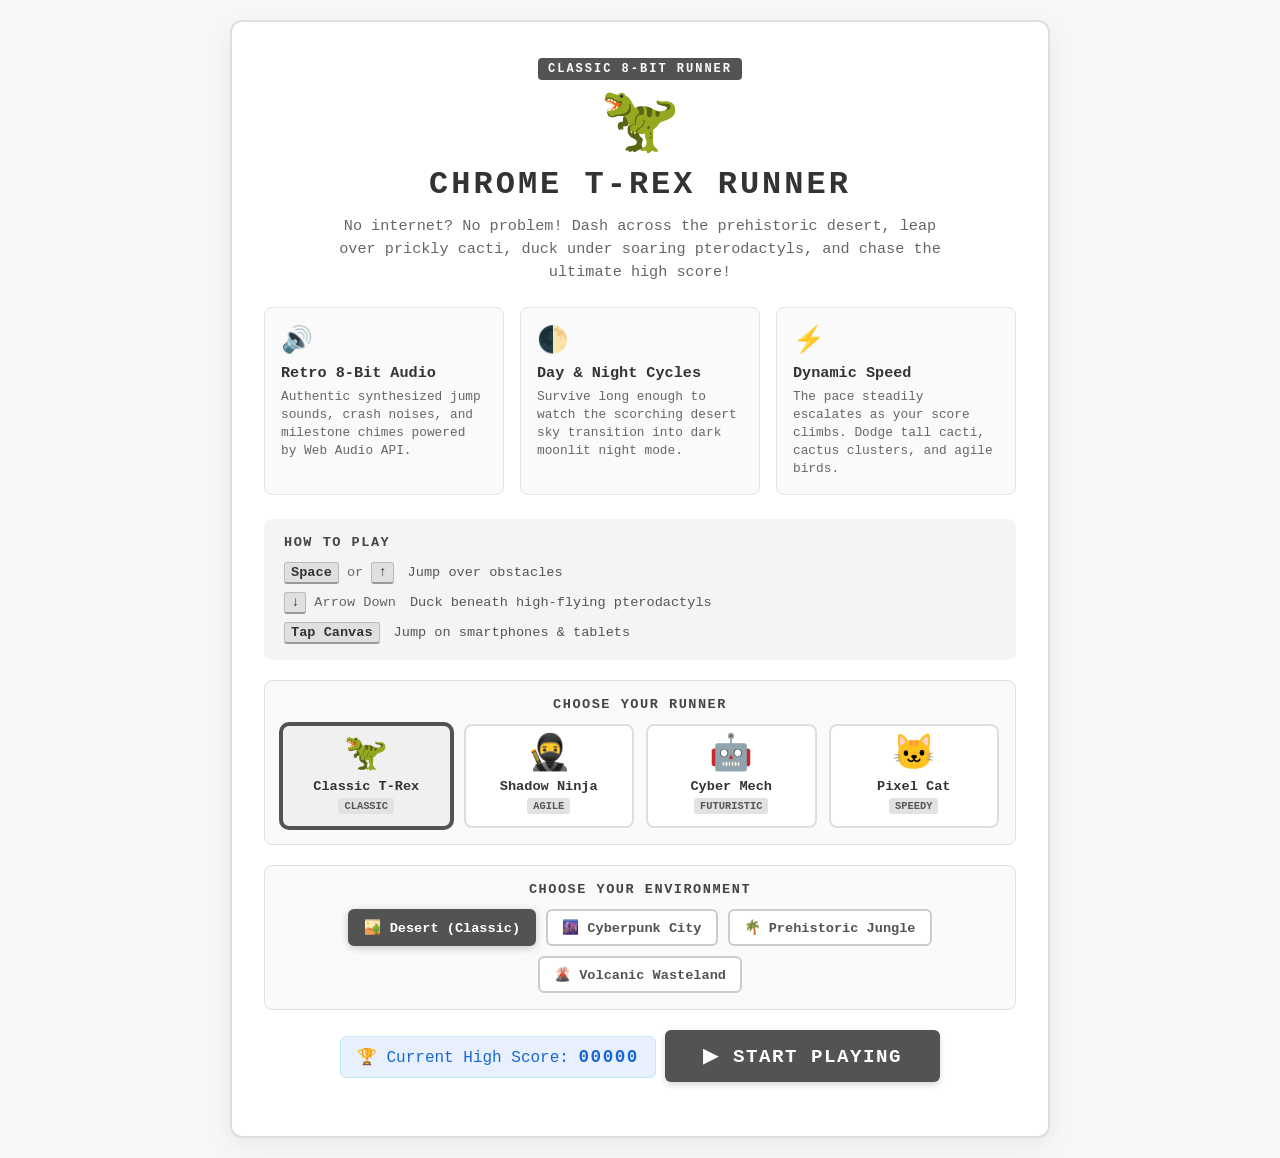
<file: index.html>
<!DOCTYPE html>
<html lang="en">
<head>
  <meta charset="UTF-8">
  <meta name="viewport" content="width=device-width, initial-scale=1.0">
  <title>Chrome T-Rex Dino Runner</title>
  <link rel="stylesheet" href="style.css">
</head>
<body>

  <!-- ================= FRONT PAGE / INTRO SCREEN ================= -->
  <section id="frontPage" class="front-page">
    <div class="hero-container">
      <div class="retro-badge">CLASSIC 8-BIT RUNNER</div>
      <div class="dino-hero-icon">🦖</div>
      <h1 class="hero-title">CHROME T-REX RUNNER</h1>
      <p class="hero-tagline">No internet? No problem! Dash across the prehistoric desert, leap over prickly cacti, duck under soaring pterodactyls, and chase the ultimate high score!</p>

      <!-- Features Cards -->
      <div class="features-grid">
        <div class="feature-card">
          <div class="feature-icon">🔊</div>
          <h3>Retro 8-Bit Audio</h3>
          <p>Authentic synthesized jump sounds, crash noises, and milestone chimes powered by Web Audio API.</p>
        </div>
        <div class="feature-card">
          <div class="feature-icon">🌓</div>
          <h3>Day & Night Cycles</h3>
          <p>Survive long enough to watch the scorching desert sky transition into dark moonlit night mode.</p>
        </div>
        <div class="feature-card">
          <div class="feature-icon">⚡</div>
          <h3>Dynamic Speed</h3>
          <p>The pace steadily escalates as your score climbs. Dodge tall cacti, cactus clusters, and agile birds.</p>
        </div>
      </div>

      <!-- Controls Guide -->
      <div class="intro-controls-box">
        <h3>HOW TO PLAY</h3>
        <div class="control-items">
          <div class="control-row">
            <span class="key-badge"><span>Space</span> or <span>↑</span></span>
            <span class="control-desc">Jump over obstacles</span>
          </div>
          <div class="control-row">
            <span class="key-badge"><span>↓</span> Arrow Down</span>
            <span class="control-desc">Duck beneath high-flying pterodactyls</span>
          </div>
          <div class="control-row">
            <span class="key-badge"><span>Tap Canvas</span></span>
            <span class="control-desc">Jump on smartphones & tablets</span>
          </div>
        </div>
      </div>

      <!-- Character Selector -->
      <div class="selection-box">
        <h3>CHOOSE YOUR RUNNER</h3>
        <div class="character-cards" id="characterCards">
          <div class="char-card active" data-char="dino">
            <div class="char-avatar">🦖</div>
            <div class="char-name">Classic T-Rex</div>
            <div class="char-badge">Classic</div>
          </div>
          <div class="char-card" data-char="ninja">
            <div class="char-avatar">🥷</div>
            <div class="char-name">Shadow Ninja</div>
            <div class="char-badge">Agile</div>
          </div>
          <div class="char-card" data-char="robot">
            <div class="char-avatar">🤖</div>
            <div class="char-name">Cyber Mech</div>
            <div class="char-badge">Futuristic</div>
          </div>
          <div class="char-card" data-char="cat">
            <div class="char-avatar">🐱</div>
            <div class="char-name">Pixel Cat</div>
            <div class="char-badge">Speedy</div>
          </div>
        </div>
      </div>

      <!-- Theme / Environment Selector -->
      <div class="selection-box">
        <h3>CHOOSE YOUR ENVIRONMENT</h3>
        <div class="theme-buttons" id="themeButtons">
          <button class="theme-btn active" data-theme="desert">🏜️ Desert (Classic)</button>
          <button class="theme-btn" data-theme="cyberpunk">🌆 Cyberpunk City</button>
          <button class="theme-btn" data-theme="jungle">🌴 Prehistoric Jungle</button>
          <button class="theme-btn" data-theme="volcano">🌋 Volcanic Wasteland</button>
        </div>
      </div>

      <!-- High Score Display Banner -->
      <div class="high-score-banner">
        <span>🏆 Current High Score:</span> <strong id="introHighScore">00000</strong>
      </div>

      <!-- Action Button -->
      <button id="launchGameBtn" class="btn btn-large">▶ START PLAYING</button>
    </div>
  </section>

  <!-- ================= ACTIVE GAME SCREEN ================= -->
  <section id="gameSection" class="game-wrapper hidden">
    <div class="header">
      <div class="header-left">
        <button id="backToHomeBtn" class="btn-subtle" title="Back to Welcome Page">🏠 Home</button>
        <span class="title">🦖 T-REX RUNNER</span>
      </div>
      <div class="header-right">
        <select id="gameCharSelect" class="theme-dropdown" aria-label="Select Character">
          <option value="dino">🦖 T-Rex</option>
          <option value="ninja">🥷 Ninja</option>
          <option value="robot">🤖 Robot</option>
          <option value="cat">🐱 Cat</option>
        </select>
        <select id="gameThemeSelect" class="theme-dropdown" aria-label="Select Theme">
          <option value="desert">🏜️ Desert</option>
          <option value="cyberpunk">🌆 Cyberpunk</option>
          <option value="jungle">🌴 Jungle</option>
          <option value="volcano">🌋 Volcano</option>
        </select>
        <button id="soundToggle" class="sound-btn" aria-label="Toggle Sound">🔊 Sound ON</button>
      </div>
    </div>

    <div class="canvas-container">
      <canvas id="gameCanvas" width="800" height="250"></canvas>
      
      <!-- In-Game Overlay for Start / Game Over -->
      <div id="overlay" class="overlay">
        <h1 id="overlayTitle">READY TO RUN?</h1>
        <p id="overlaySubtitle">Press Space or click Start to begin!</p>
        <button id="startBtn" class="btn">START GAME</button>
      </div>
    </div>

    <div class="instructions">
      <div class="key-badge"><span>Space</span> / <span>↑</span> Jump</div>
      <div class="key-badge"><span>↓</span> Duck</div>
      <div class="key-badge"><span>Tap Screen</span> Jump on Mobile</div>
    </div>
  </section>

  <script src="audio.js"></script>
  <script src="game.js"></script>
</body>
</html>
</file>
<file: style.css>
* {
  box-sizing: border-box;
  margin: 0;
  padding: 0;
  user-select: none;
}

body {
  background-color: #f7f7f7;
  font-family: 'Courier New', Courier, monospace;
  display: flex;
  justify-content: center;
  align-items: center;
  min-height: 100vh;
  color: #535353;
  overflow-x: hidden;
  padding: 20px;
  transition: background-color 0.6s ease, color 0.6s ease;
}

/* ================= FRONT PAGE / INTRO STYLES ================= */
.front-page {
  width: 100%;
  max-width: 820px;
  display: flex;
  justify-content: center;
  align-items: center;
  animation: fadeIn 0.4s ease-out;
}

.hero-container {
  background: #ffffff;
  border: 2px solid #dedede;
  border-radius: 12px;
  padding: 36px 32px;
  box-shadow: 0 8px 24px rgba(0, 0, 0, 0.06);
  text-align: center;
  width: 100%;
}

.retro-badge {
  display: inline-block;
  background: #535353;
  color: #ffffff;
  font-size: 0.75rem;
  font-weight: bold;
  letter-spacing: 2px;
  padding: 4px 10px;
  border-radius: 4px;
  margin-bottom: 12px;
}

.dino-hero-icon {
  font-size: 4rem;
  line-height: 1;
  margin-bottom: 10px;
  animation: bounce 1.8s infinite ease-in-out;
}

@keyframes bounce {
  0%, 100% { transform: translateY(0); }
  50% { transform: translateY(-8px); }
}

.hero-title {
  font-size: 2rem;
  letter-spacing: 3px;
  color: #333333;
  margin-bottom: 12px;
  font-weight: 800;
}

.hero-tagline {
  font-size: 0.95rem;
  line-height: 1.5;
  color: #666;
  max-width: 620px;
  margin: 0 auto 24px auto;
}

/* Features Grid */
.features-grid {
  display: grid;
  grid-template-columns: repeat(auto-fit, minmax(210px, 1fr));
  gap: 16px;
  margin-bottom: 24px;
  text-align: left;
}

.feature-card {
  background: #fafafa;
  border: 1px solid #e5e5e5;
  border-radius: 8px;
  padding: 16px;
  transition: transform 0.2s, box-shadow 0.2s;
}

.feature-card:hover {
  transform: translateY(-3px);
  box-shadow: 0 4px 12px rgba(0,0,0,0.06);
}

.feature-icon {
  font-size: 1.6rem;
  margin-bottom: 8px;
}

.feature-card h3 {
  font-size: 0.95rem;
  color: #333;
  margin-bottom: 6px;
  font-weight: bold;
}

.feature-card p {
  font-size: 0.8rem;
  color: #666;
  line-height: 1.4;
}

/* Intro Controls Box */
.intro-controls-box {
  background: #f4f4f4;
  border-radius: 8px;
  padding: 16px 20px;
  margin-bottom: 20px;
  text-align: left;
}

.intro-controls-box h3 {
  font-size: 0.85rem;
  letter-spacing: 1.5px;
  color: #444;
  margin-bottom: 12px;
  font-weight: bold;
}

.control-items {
  display: flex;
  flex-direction: column;
  gap: 8px;
}

.control-row {
  display: flex;
  align-items: center;
  gap: 14px;
}

.control-desc {
  font-size: 0.85rem;
  color: #555;
}

/* Selection Boxes */
.selection-box {
  background: #fafafa;
  border: 1px solid #e0e0e0;
  border-radius: 8px;
  padding: 16px;
  margin-bottom: 20px;
}

.selection-box h3 {
  font-size: 0.85rem;
  letter-spacing: 1.5px;
  color: #444;
  margin-bottom: 12px;
  font-weight: bold;
}

/* Character Selector Cards */
.character-cards {
  display: grid;
  grid-template-columns: repeat(auto-fit, minmax(130px, 1fr));
  gap: 12px;
  margin-top: 4px;
}

.char-card {
  background: #ffffff;
  border: 2px solid #dedede;
  border-radius: 8px;
  padding: 12px 8px;
  cursor: pointer;
  transition: all 0.2s ease;
  display: flex;
  flex-direction: column;
  align-items: center;
}

.char-card:hover {
  transform: translateY(-3px);
  border-color: #777;
  box-shadow: 0 4px 10px rgba(0, 0, 0, 0.08);
}

.char-card.active {
  border-color: #535353;
  background: #f0f0f0;
  box-shadow: 0 0 0 2px #535353;
}

.char-avatar {
  font-size: 2.2rem;
  margin-bottom: 6px;
  line-height: 1;
}

.char-name {
  font-size: 0.85rem;
  font-weight: bold;
  color: #333;
  margin-bottom: 4px;
}

.char-badge {
  font-size: 0.65rem;
  padding: 2px 6px;
  background: #e2e2e2;
  border-radius: 3px;
  color: #555;
  font-weight: bold;
  text-transform: uppercase;
}

.theme-buttons {
  display: flex;
  flex-wrap: wrap;
  gap: 10px;
  justify-content: center;
}

.theme-btn {
  background: #ffffff;
  border: 2px solid #ccc;
  color: #535353;
  padding: 8px 14px;
  border-radius: 6px;
  font-family: inherit;
  font-size: 0.85rem;
  font-weight: bold;
  cursor: pointer;
  transition: all 0.2s ease;
}

.theme-btn:hover {
  border-color: #535353;
  transform: translateY(-2px);
}

.theme-btn.active {
  background: #535353;
  color: #ffffff;
  border-color: #535353;
  box-shadow: 0 2px 8px rgba(0, 0, 0, 0.2);
}

.theme-dropdown {
  background: #fff;
  border: 2px solid #535353;
  color: #535353;
  padding: 6px 10px;
  font-family: inherit;
  font-size: 0.85rem;
  font-weight: bold;
  border-radius: 4px;
  cursor: pointer;
  outline: none;
  margin-right: 8px;
}

.header-right {
  display: flex;
  align-items: center;
}

/* High Score Banner */
.high-score-banner {
  font-size: 1rem;
  background: #e8f0fe;
  color: #1967d2;
  padding: 10px 16px;
  border-radius: 6px;
  display: inline-block;
  margin-bottom: 22px;
  border: 1px solid #c2e7ff;
}

.high-score-banner strong {
  font-size: 1.1rem;
  letter-spacing: 1.5px;
}

/* Buttons */
.btn {
  background-color: #535353;
  color: #fff;
  border: none;
  font-family: inherit;
  font-weight: bold;
  padding: 10px 22px;
  font-size: 1rem;
  border-radius: 4px;
  cursor: pointer;
  box-shadow: 0 3px 6px rgba(0, 0, 0, 0.15);
  transition: transform 0.1s, background-color 0.15s;
}

.btn:hover {
  background-color: #222;
}

.btn:active {
  transform: scale(0.97);
}

.btn-large {
  font-size: 1.2rem;
  padding: 14px 38px;
  letter-spacing: 1.5px;
  border-radius: 6px;
}

.btn-subtle {
  background: transparent;
  border: 1px solid #999;
  color: #535353;
  padding: 4px 10px;
  font-family: inherit;
  font-size: 0.85rem;
  font-weight: bold;
  border-radius: 4px;
  cursor: pointer;
  margin-right: 12px;
  transition: all 0.15s;
}

.btn-subtle:hover {
  background: #e5e5e5;
  color: #222;
}

/* ================= GAME SCREEN STYLES ================= */
.game-wrapper {
  display: flex;
  flex-direction: column;
  align-items: center;
  width: 100%;
  max-width: 820px;
  animation: fadeIn 0.3s ease-out;
}

.header {
  display: flex;
  justify-content: space-between;
  align-items: center;
  width: 100%;
  max-width: 800px;
  margin-bottom: 8px;
}

.header-left {
  display: flex;
  align-items: center;
}

.title {
  font-weight: bold;
  font-size: 1.1rem;
  letter-spacing: 2px;
}

.sound-btn {
  background: #fff;
  border: 2px solid #535353;
  color: #535353;
  padding: 6px 12px;
  font-family: inherit;
  font-size: 0.85rem;
  font-weight: bold;
  cursor: pointer;
  border-radius: 4px;
  transition: all 0.15s ease;
}

.sound-btn:hover {
  background: #535353;
  color: #fff;
}

.canvas-container {
  position: relative;
  width: 800px;
  height: 250px;
  max-width: 100%;
  background-color: #f7f7f7;
  border: 2px solid #dedede;
  border-radius: 6px;
  box-shadow: 0 4px 12px rgba(0, 0, 0, 0.05);
  overflow: hidden;
}

#gameCanvas {
  display: block;
  width: 100%;
  height: 100%;
  background: #f7f7f7;
}

/* Overlay for Start / Game Over inside canvas */
.overlay {
  position: absolute;
  top: 0;
  left: 0;
  width: 100%;
  height: 100%;
  display: flex;
  flex-direction: column;
  justify-content: center;
  align-items: center;
  background-color: rgba(247, 247, 247, 0.88);
  backdrop-filter: blur(2px);
  z-index: 10;
  text-align: center;
}

.overlay.hidden {
  display: none !important;
}

.overlay h1 {
  font-size: 1.6rem;
  letter-spacing: 3px;
  color: #535353;
  margin-bottom: 8px;
}

.overlay p {
  font-size: 0.95rem;
  color: #777;
  margin-bottom: 16px;
}

.instructions {
  display: flex;
  gap: 15px;
  margin-top: 15px;
  flex-wrap: wrap;
  justify-content: center;
}

.key-badge {
  font-size: 0.85rem;
  color: #666;
}

.key-badge span {
  display: inline-block;
  background: #e0e0e0;
  border: 1px solid #bbb;
  border-bottom: 2px solid #999;
  border-radius: 3px;
  padding: 2px 6px;
  font-weight: bold;
  color: #333;
}

/* Utility Hidden */
.hidden {
  display: none !important;
}

@keyframes fadeIn {
  from { opacity: 0; transform: translateY(6px); }
  to { opacity: 1; transform: translateY(0); }
}

/* ================= NIGHT MODE ================= */
body.night-mode {
  background-color: #202124;
  color: #f1f3f4;
}

body.night-mode .hero-container {
  background-color: #292a2d;
  border-color: #3c4043;
}

body.night-mode .hero-title {
  color: #f1f3f4;
}

body.night-mode .hero-tagline {
  color: #9aa0a6;
}

body.night-mode .feature-card {
  background: #323639;
  border-color: #484c50;
}

body.night-mode .feature-card h3 {
  color: #f1f3f4;
}

body.night-mode .feature-card p {
  color: #9aa0a6;
}

body.night-mode .intro-controls-box {
  background: #323639;
}

body.night-mode .intro-controls-box h3 {
  color: #f1f3f4;
}

body.night-mode .control-desc {
  color: #bdc1c6;
}

body.night-mode .high-score-banner {
  background: #1e3a5f;
  color: #8ab4f8;
  border-color: #2b5797;
}

body.night-mode .canvas-container {
  background-color: #202124;
  border-color: #3c4043;
  box-shadow: 0 4px 14px rgba(0, 0, 0, 0.4);
}

body.night-mode #gameCanvas {
  background: #202124;
}

body.night-mode .overlay {
  background-color: rgba(32, 33, 36, 0.88);
}

body.night-mode .overlay h1 {
  color: #f1f3f4;
}

body.night-mode .overlay p {
  color: #9aa0a6;
}

body.night-mode .sound-btn {
  background: #2b2c2f;
  border-color: #5f6368;
  color: #e8eaed;
}

body.night-mode .sound-btn:hover {
  background: #5f6368;
  color: #fff;
}

body.night-mode .btn-subtle {
  border-color: #5f6368;
  color: #bdc1c6;
}

body.night-mode .btn-subtle:hover {
  background: #3c4043;
  color: #fff;
}

body.night-mode .key-badge {
  color: #9aa0a6;
}

body.night-mode .key-badge span {
  background: #3c4043;
  border-color: #5f6368;
  border-bottom-color: #70757a;
  color: #f1f3f4;
}

body.night-mode .selection-box {
  background: #2f3135;
  border-color: #484c50;
}

body.night-mode .selection-box h3 {
  color: #f1f3f4;
}

body.night-mode .char-card {
  background: #3c4043;
  border-color: #5f6368;
}

body.night-mode .char-card:hover {
  border-color: #8ab4f8;
}

body.night-mode .char-card.active {
  background: #2b384e;
  border-color: #8ab4f8;
  box-shadow: 0 0 0 2px #8ab4f8;
}

body.night-mode .char-name {
  color: #f1f3f4;
}

body.night-mode .char-badge {
  background: #202124;
  color: #8ab4f8;
}

body.night-mode .theme-btn {
  background: #3c4043;
  border-color: #5f6368;
  color: #e8eaed;
}

body.night-mode .theme-btn.active {
  background: #8ab4f8;
  color: #202124;
  border-color: #8ab4f8;
}

body.night-mode .theme-dropdown {
  background: #2b2c2f;
  border-color: #5f6368;
  color: #e8eaed;
}
</file>
